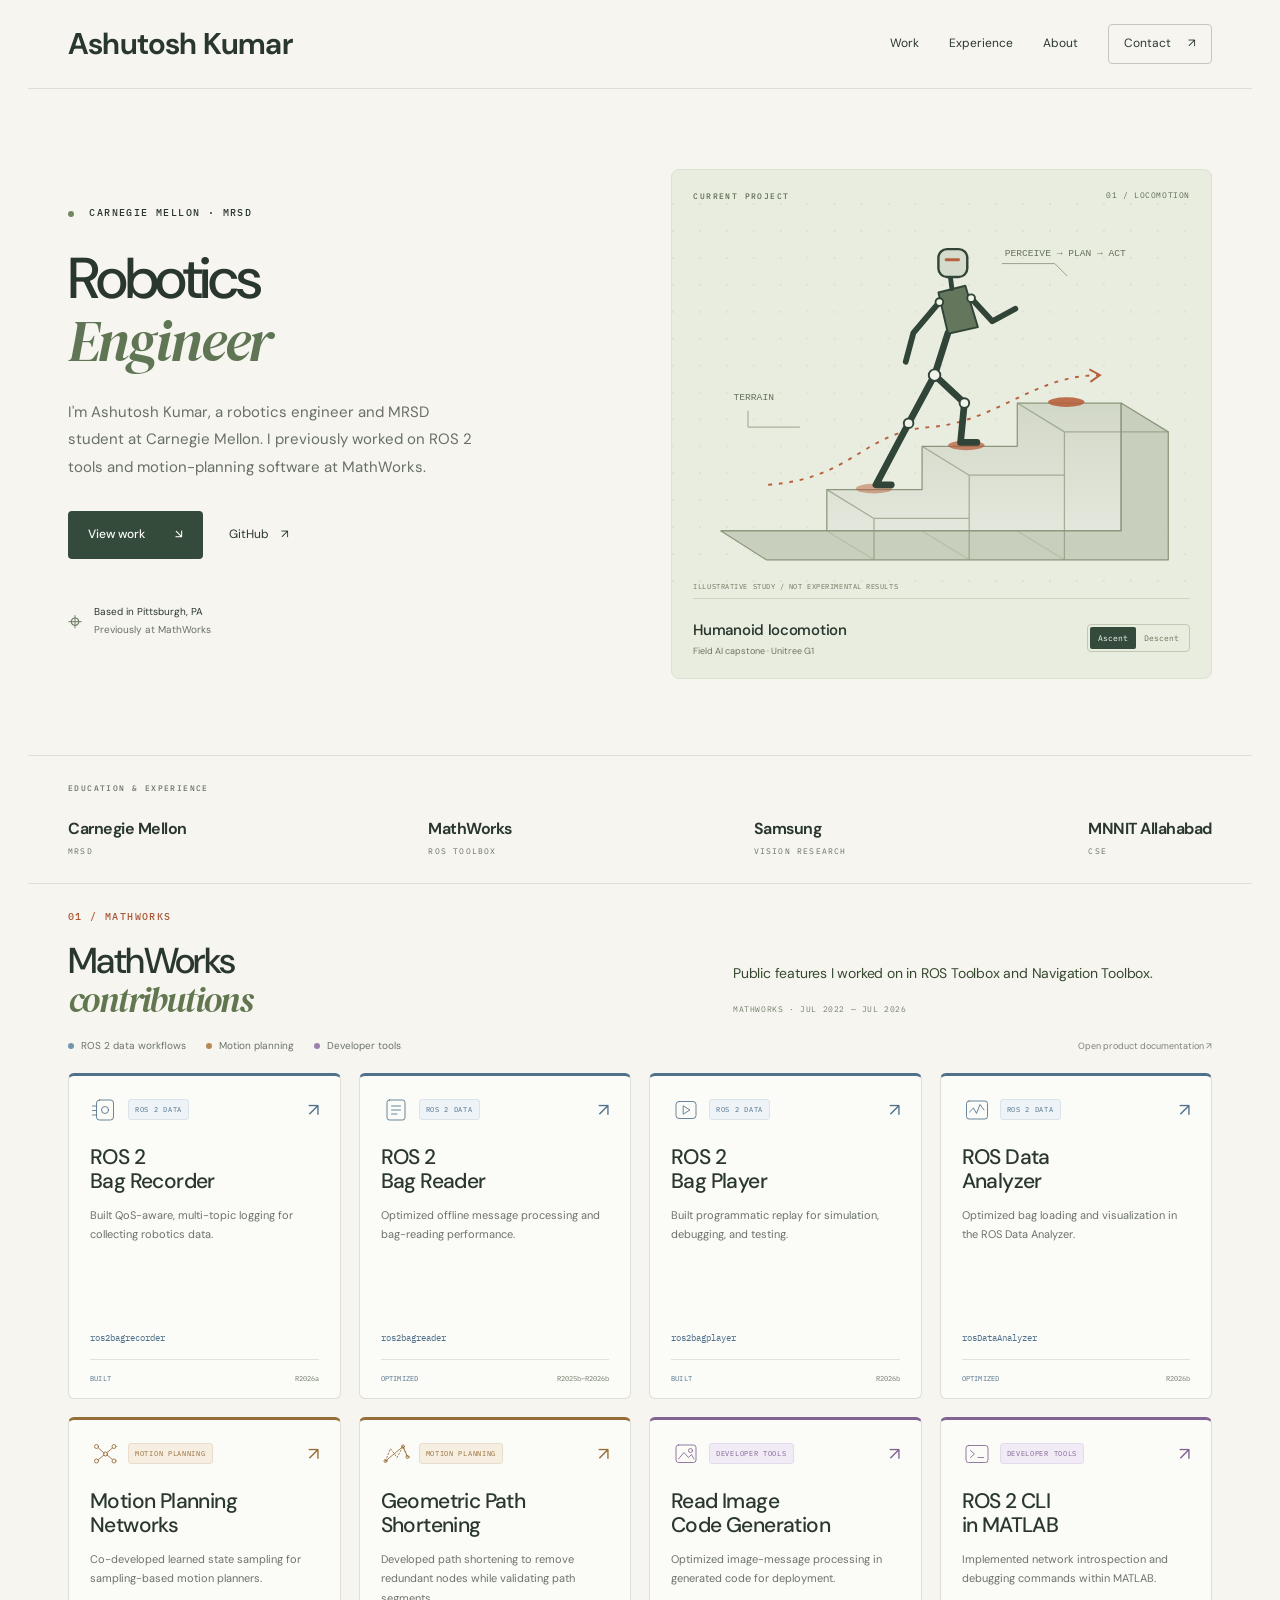
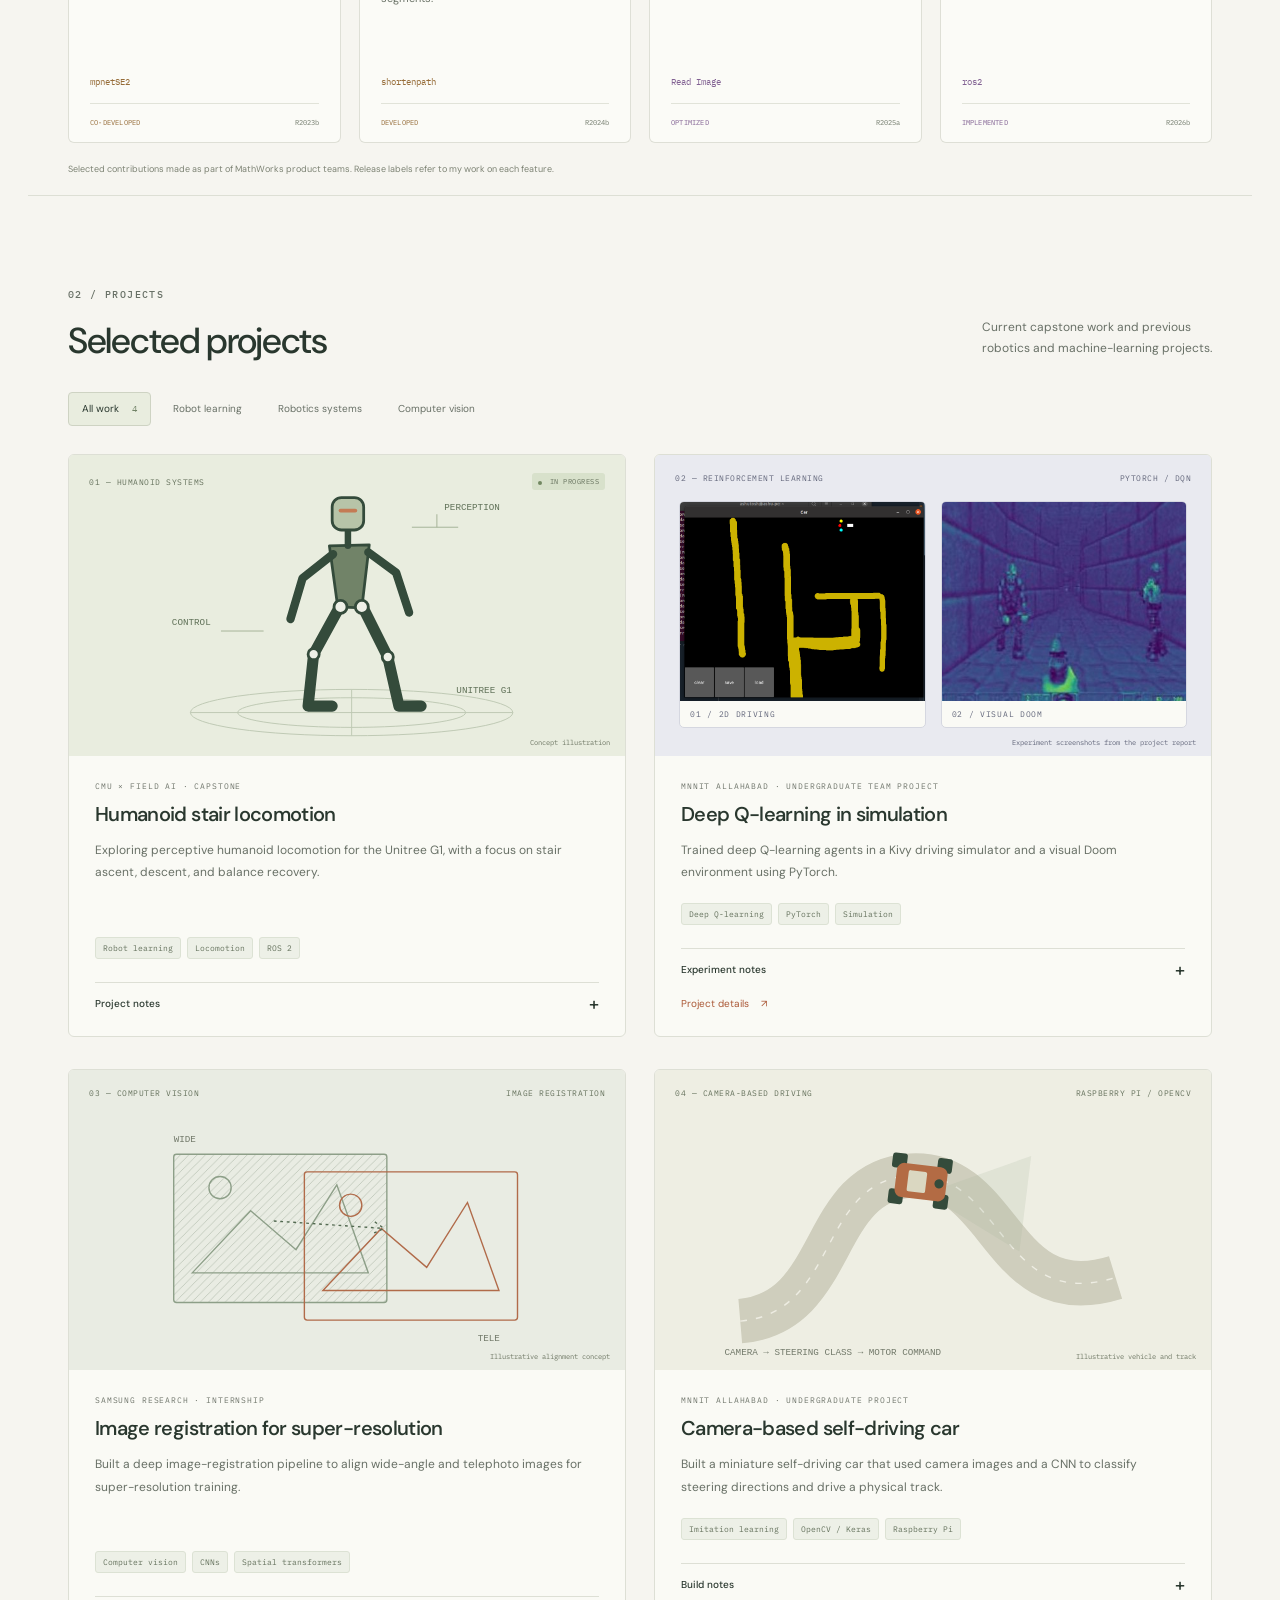
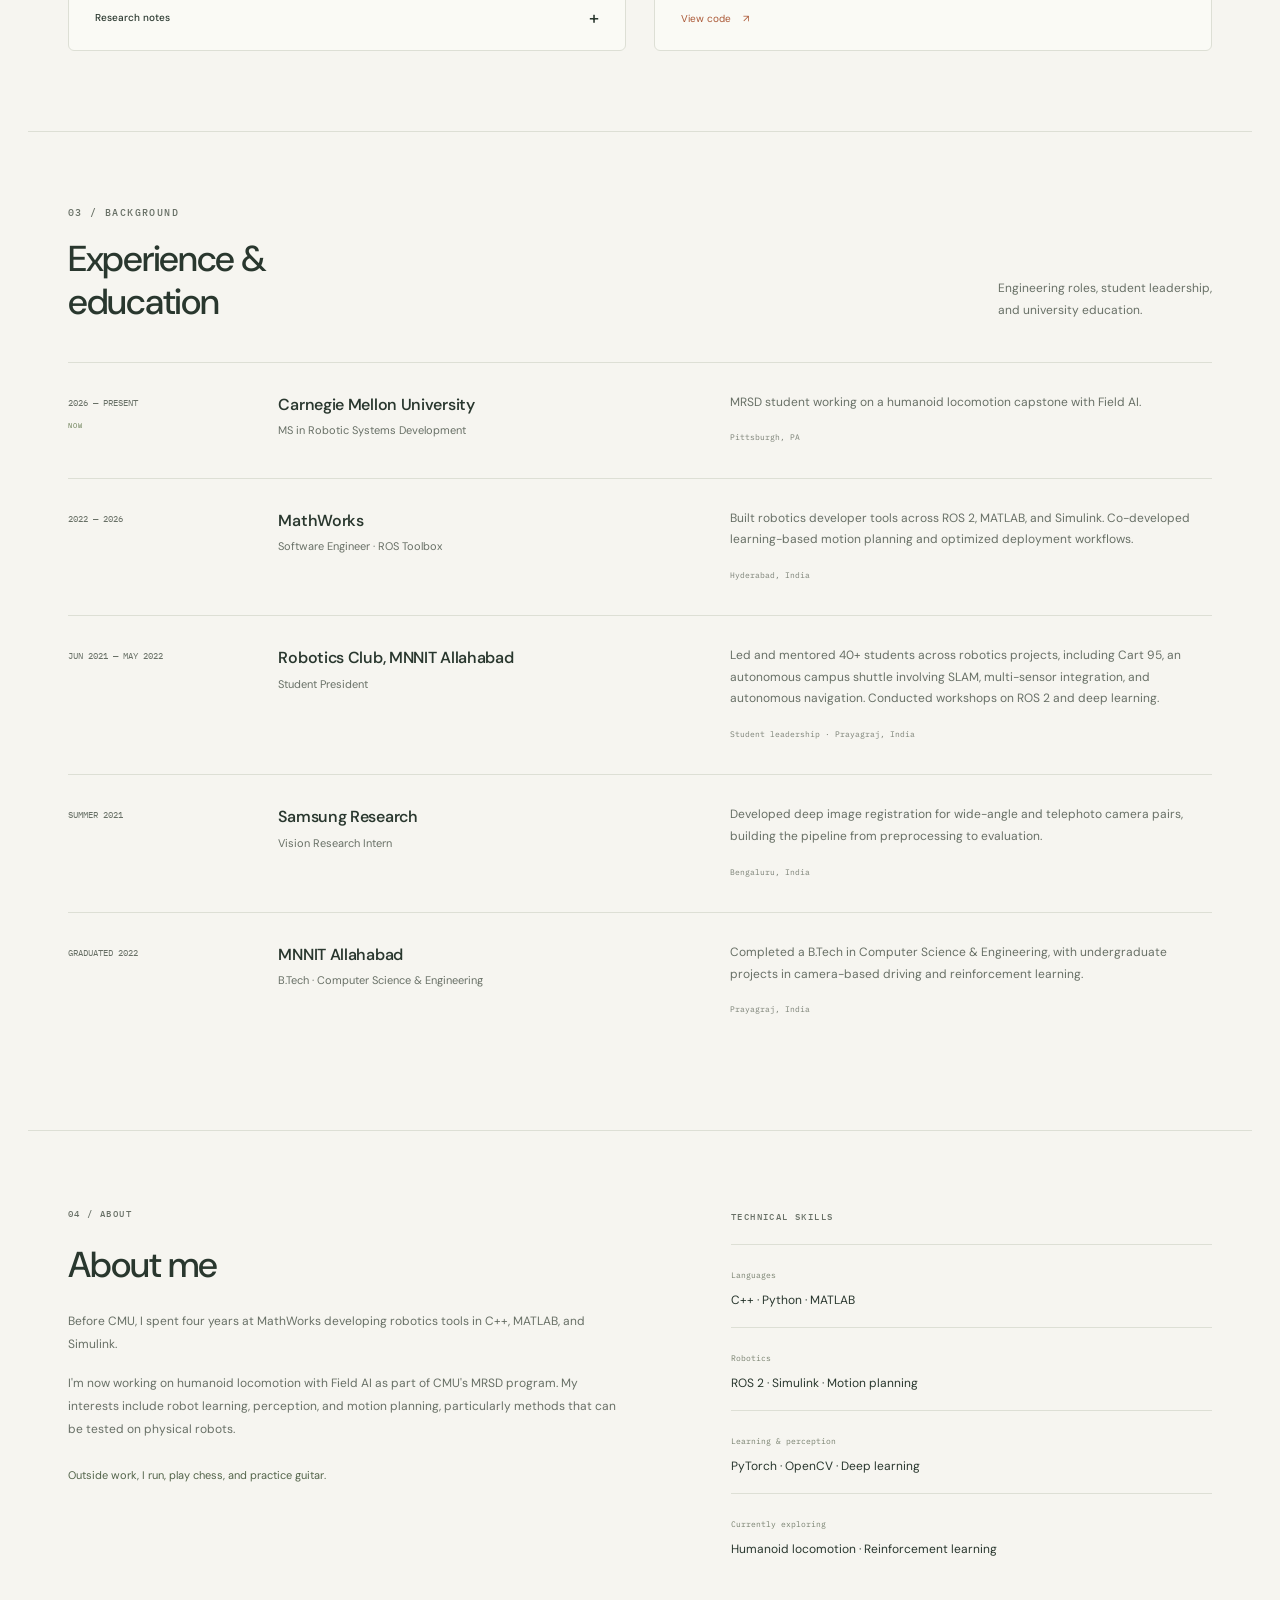
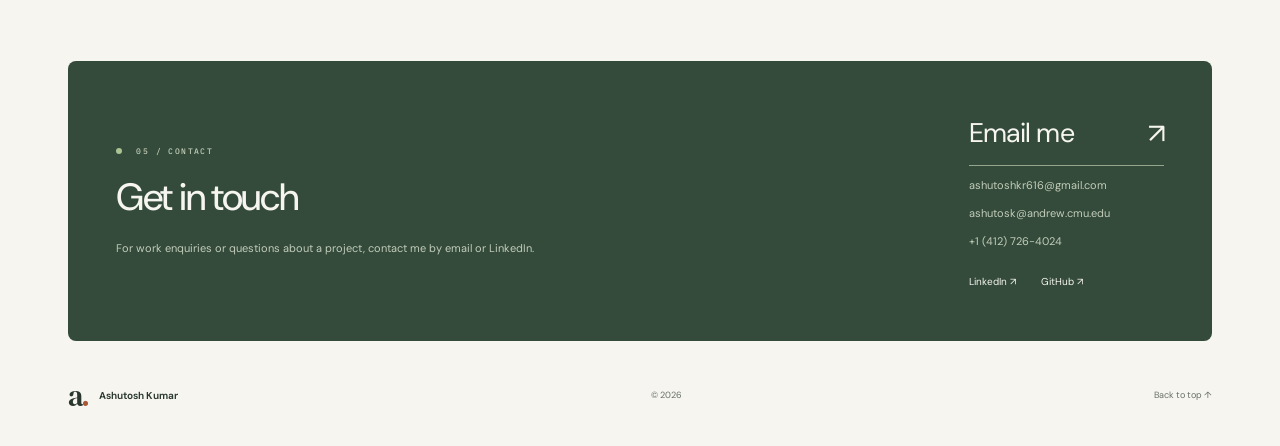
<file: index.html>
<!doctype html>
<html lang="en">
<head>
  <meta charset="utf-8">
  <meta name="viewport" content="width=device-width, initial-scale=1">
  <meta name="theme-color" content="#f6f5f0">
  <meta name="description" content="Ashutosh Kumar, robotics engineer and CMU MRSD student. Previously at MathWorks, working on ROS 2 tools and motion planning.">
  <meta property="og:title" content="Ashutosh Kumar — Robotics Engineer">
  <meta property="og:description" content="Robotics projects, public MathWorks contributions, and experience in ROS 2, robot learning, and motion planning.">
  <meta property="og:type" content="website">
  <meta property="og:url" content="https://waytoashutosh.github.io/">
  <meta property="og:site_name" content="Ashutosh Kumar — Portfolio">
  <meta property="og:image" content="https://waytoashutosh.github.io/assets/social-preview.png?v=fcdbb02fdbfe">
  <meta property="og:image:secure_url" content="https://waytoashutosh.github.io/assets/social-preview.png?v=fcdbb02fdbfe">
  <meta property="og:image:type" content="image/png">
  <meta property="og:image:width" content="1200">
  <meta property="og:image:height" content="630">
  <meta property="og:image:alt" content="Ashutosh Kumar — Robotics Engineer. CMU MRSD; previously MathWorks. Humanoid staircase illustration.">
  <meta name="twitter:card" content="summary_large_image">
  <meta name="twitter:title" content="Ashutosh Kumar — Robotics Engineer">
  <meta name="twitter:description" content="Robotics projects, public MathWorks contributions, and current work at Carnegie Mellon.">
  <meta name="twitter:image" content="https://waytoashutosh.github.io/assets/social-preview.png?v=fcdbb02fdbfe">
  <meta name="twitter:image:alt" content="Ashutosh Kumar — Robotics Engineer. CMU MRSD; previously MathWorks.">
  <link rel="canonical" href="https://waytoashutosh.github.io/">
  <title>Ashutosh Kumar — Robotics Engineer</title>
  <link rel="icon" type="image/svg+xml" href="./assets/favicon.svg">
  <link rel="stylesheet" href="./styles.css?v=98a8d2ebacd9">
  <link rel="stylesheet" href="./mathworks.css?v=127edc45bfd8">
  <script src="./script.js" defer></script>
</head>
<body>
  <a class="skip-link" href="#main">Skip to content</a>
  <header class="site-header">
    <a class="wordmark" href="#home" aria-label="Ashutosh Kumar, home"><span>Ashutosh Kumar</span></a>
    <nav aria-label="Main navigation">
      <a href="#mathworks">Work</a><a href="#experience">Experience</a><a href="#about">About</a>
      <a class="nav-contact" href="#contact">Contact <span aria-hidden="true">↗</span></a>
    </nav>
  </header>

  <main id="main">
    <section class="hero section-wrap" id="home" aria-labelledby="hero-title">
      <div class="hero-copy">
        <p class="eyebrow"><span class="status-dot" aria-hidden="true"></span> CARNEGIE MELLON · MRSD</p>
        <h1 id="hero-title">Robotics<br><em>Engineer</em></h1>
        <p class="hero-description">I'm Ashutosh Kumar, a robotics engineer and MRSD student at Carnegie Mellon. I previously worked on ROS 2 tools and motion-planning software at MathWorks.</p>
        <div class="hero-actions"><a class="button button-dark" href="#mathworks">View work <span aria-hidden="true">↘</span></a><a class="text-link" href="https://github.com/waytoashutosh" target="_blank" rel="noopener noreferrer">GitHub <span aria-hidden="true">↗</span></a></div>
        <div class="hero-note"><span class="location-symbol" aria-hidden="true">⌖</span><span>Based in Pittsburgh, PA<br><span class="muted">Previously at MathWorks</span></span></div>
      </div>

      <div class="terrain-panel">
        <div class="panel-top"><span class="eyebrow">CURRENT PROJECT</span><span class="panel-index">01 / LOCOMOTION</span></div>
        <div class="terrain-art">
          <svg class="locomotion-scene" viewBox="0 0 560 410" role="img" aria-labelledby="terrain-title terrain-desc">
            <title id="terrain-title">An illustration of humanoid staircase locomotion</title>
            <desc id="terrain-desc">A jointed humanoid above a staircase, with a dotted reference path and highlighted footholds. The controls below change the direction of the illustrative path.</desc>
            <defs>
              <pattern id="terrain-grid" width="28" height="28" patternUnits="userSpaceOnUse"><circle cx="1" cy="1" r="1" fill="#c7cdbf" opacity=".52"/></pattern>
              <linearGradient id="stair-fill" x1="0" y1="0" x2="0" y2="1"><stop offset="0" stop-color="#d2d8c8"/><stop offset="1" stop-color="#e4e7dc"/></linearGradient>
            </defs>
            <rect x="0" y="0" width="560" height="410" fill="url(#terrain-grid)"/>
            <g class="staircase" stroke="#89967c" stroke-width="1.3" stroke-linejoin="round">
              <path d="M51 341h110v-43h99v-45h99v-45h108v133z" fill="url(#stair-fill)"/>
              <path d="M51 341 98 371h418V238l-49-30v133z" fill="#c8cfbc"/>
              <path d="m161 298 49 30h99v-45h99v-45h108M260 253l49 30M359 208l49 30M210 328v43M309 283v88M408 238v133" fill="none" opacity=".7"/>
              <path d="m161 341 49 30M260 341l49 30M359 341l49 30" fill="none" opacity=".3"/>
            </g>
            <path id="reference-path" d="M100 293C187 287 199 238 268 233S376 179 444 179" fill="none" stroke="#b7613e" stroke-width="2" stroke-dasharray="4 7"/>
            <path id="direction-arrow" d="m434 173 11 6-10 7" fill="none" stroke="#b7613e" stroke-width="2"/>
            <g fill="#b7613e"><ellipse cx="210" cy="297" rx="19" ry="5" opacity=".5"/><ellipse cx="306" cy="252" rx="19" ry="5" opacity=".75"/><ellipse cx="410" cy="207" rx="19" ry="5" opacity=".9"/></g>
            <g class="robot" fill="none" stroke="#304437" stroke-width="7" stroke-linecap="round" stroke-linejoin="round">
              <path d="m287 135-14 44 31 29-4 41h17M273 179l-27 50-34 64h16"/>
              <path d="m287 136-10-43 28-7 13 43z" fill="#64775d" stroke-width="2"/>
              <path d="m278 103-27 32-8 30M311 99l22 24 24-13" stroke-width="6"/>
              <path d="m291 89-2-16" stroke-width="5"/>
              <rect x="277" y="48" width="30" height="29" rx="9" fill="#d6dccd" stroke-width="2.5"/>
              <path d="M285 59h13" stroke="#b7613e" stroke-width="3"/>
            </g>
            <g fill="#f2f3e9" stroke="#304437" stroke-width="2"><circle cx="273" cy="179" r="6"/><circle cx="304" cy="208" r="5"/><circle cx="246" cy="229" r="5"/><circle cx="278" cy="103" r="4"/><circle cx="311" cy="99" r="4"/></g>
            <g class="scene-annotation" fill="#65715d" font-family="monospace" font-size="10"><path d="M343 63h55l13 13" fill="none" stroke="#95a18c"/><text x="346" y="55">PERCEIVE → PLAN → ACT</text><path d="M133 233H79v-17" fill="none" stroke="#95a18c"/><text x="64" y="205">TERRAIN</text></g>
          </svg>
          <span class="art-label">ILLUSTRATIVE STUDY / NOT EXPERIMENTAL RESULTS</span>
        </div>
        <div class="terrain-bottom"><div><h2>Humanoid locomotion</h2><p>Field AI capstone · Unitree G1</p></div><div class="direction-controls" role="group" aria-label="Illustration direction"><button type="button" class="active" data-direction="ascent" aria-pressed="true">Ascent</button><button type="button" data-direction="descent" aria-pressed="false">Descent</button></div></div>
        <p class="sr-only" id="direction-status" aria-live="polite">The reference path points up the stairs.</p>
      </div>
    </section>

    <div class="affiliations section-wrap" aria-label="Education and experience"><p class="eyebrow">EDUCATION &amp; EXPERIENCE</p><div><span>Carnegie Mellon <small>MRSD</small></span><span>MathWorks <small>ROS TOOLBOX</small></span><span>Samsung <small>VISION RESEARCH</small></span><span>MNNIT Allahabad <small>CSE</small></span></div></div>

    <section class="mathworks-section section-wrap" id="mathworks" aria-labelledby="mathworks-title">
      <div class="shipped-heading">
        <div>
          <p class="eyebrow">01 / MATHWORKS</p>
          <h2 id="mathworks-title">MathWorks<br><em>contributions</em></h2>
        </div>
        <div class="shipped-intro">
          <p>Public features I worked on in ROS Toolbox and Navigation Toolbox.</p>
          <span class="shipped-tenure">MATHWORKS · JUL 2022 — JUL 2026</span>
        </div>
      </div>

      <div class="contribution-legend" aria-label="Contribution categories"><span class="legend-data">ROS 2 data workflows</span><span class="legend-planning">Motion planning</span><span class="legend-tooling">Developer tools</span><p>Open product documentation ↗</p></div>
      <div class="contribution-grid">
        <a class="contribution-card public-doc-link contribution-data" href="https://www.mathworks.com/help/ros/ref/ros2bagrecorder.html" target="_blank" rel="noopener noreferrer">
          <div class="contribution-card-top"><div class="contribution-icon" aria-hidden="true"><svg viewBox="0 0 60 60" fill="none" stroke="currentColor" stroke-width="1.7" stroke-linecap="round" stroke-linejoin="round"><rect x="13" y="10" width="34" height="40" rx="6"/><circle cx="30" cy="30" r="7"/><path d="M5 22h8m-8 9h8m-8 9h8"/></svg></div><span class="contribution-category">ROS 2 DATA</span><span class="contribution-arrow" aria-hidden="true">↗</span></div>
          <h3>ROS 2<br>Bag Recorder</h3>
          <p>Built QoS-aware, multi-topic logging for collecting robotics data.</p>
          <code>ros2bagrecorder</code>
          <div class="contribution-card-footer"><span>BUILT</span><span>R2026a</span></div>
        </a>
        <a class="contribution-card public-doc-link contribution-data" href="https://www.mathworks.com/help/ros/ref/ros2bagreader.html" target="_blank" rel="noopener noreferrer">
          <div class="contribution-card-top"><div class="contribution-icon" aria-hidden="true"><svg viewBox="0 0 60 60" fill="none" stroke="currentColor" stroke-width="1.7" stroke-linecap="round" stroke-linejoin="round"><rect x="12" y="10" width="36" height="40" rx="5"/><path d="M21 22h18M21 30h18M21 38h11"/></svg></div><span class="contribution-category">ROS 2 DATA</span><span class="contribution-arrow" aria-hidden="true">↗</span></div>
          <h3>ROS 2<br>Bag Reader</h3>
          <p>Optimized offline message processing and bag-reading performance.</p>
          <code>ros2bagreader</code>
          <div class="contribution-card-footer"><span>OPTIMIZED</span><span>R2025b–R2026b</span></div>
        </a>
        <a class="contribution-card public-doc-link contribution-data" href="https://www.mathworks.com/help/releases/R2026b/ros/ref/ros2bagplayer.html" target="_blank" rel="noopener noreferrer">
          <div class="contribution-card-top"><div class="contribution-icon" aria-hidden="true"><svg viewBox="0 0 60 60" fill="none" stroke="currentColor" stroke-width="1.7" stroke-linecap="round" stroke-linejoin="round"><rect x="10" y="13" width="40" height="34" rx="6"/><path d="m25 22 13 8-13 8z"/></svg></div><span class="contribution-category">ROS 2 DATA</span><span class="contribution-arrow" aria-hidden="true">↗</span></div>
          <h3>ROS 2<br>Bag Player</h3>
          <p>Built programmatic replay for simulation, debugging, and testing.</p>
          <code>ros2bagplayer</code>
          <div class="contribution-card-footer"><span>BUILT</span><span>R2026b</span></div>
        </a>
        <a class="contribution-card public-doc-link contribution-data" href="https://www.mathworks.com/help/ros/ref/rosdataanalyzer-app.html" target="_blank" rel="noopener noreferrer">
          <div class="contribution-card-top"><div class="contribution-icon" aria-hidden="true"><svg viewBox="0 0 60 60" fill="none" stroke="currentColor" stroke-width="1.7" stroke-linecap="round" stroke-linejoin="round"><rect x="9" y="12" width="42" height="36" rx="5"/><path d="m15 34 8-8 6 11 7-18 8 11"/></svg></div><span class="contribution-category">ROS 2 DATA</span><span class="contribution-arrow" aria-hidden="true">↗</span></div>
          <h3>ROS Data<br>Analyzer</h3>
          <p>Optimized bag loading and visualization in the ROS Data Analyzer.</p>
          <code>rosDataAnalyzer</code>
          <div class="contribution-card-footer"><span>OPTIMIZED</span><span>R2026b</span></div>
        </a>
        <a class="contribution-card public-doc-link contribution-planning" href="https://www.mathworks.com/help/nav/ref/mpnetse2.html" target="_blank" rel="noopener noreferrer">
          <div class="contribution-card-top"><div class="contribution-icon" aria-hidden="true"><svg viewBox="0 0 60 60" fill="none" stroke="currentColor" stroke-width="1.7" stroke-linecap="round" stroke-linejoin="round"><circle cx="13" cy="15" r="4"/><circle cx="13" cy="44" r="4"/><circle cx="31" cy="30" r="4"/><circle cx="48" cy="15" r="4"/><circle cx="48" cy="44" r="4"/><path d="m17 18 11 10m-11 13 11-9m6-5 11-9m-11 14 11 9"/></svg></div><span class="contribution-category">MOTION PLANNING</span><span class="contribution-arrow" aria-hidden="true">↗</span></div>
          <h3>Motion Planning<br>Networks</h3>
          <p>Co-developed learned state sampling for sampling-based motion planners.</p>
          <code>mpnetSE2</code>
          <div class="contribution-card-footer"><span>CO-DEVELOPED</span><span>R2023b</span></div>
        </a>
        <a class="contribution-card public-doc-link contribution-planning" href="https://www.mathworks.com/help/nav/ref/shortenpath.html" target="_blank" rel="noopener noreferrer">
          <div class="contribution-card-top"><div class="contribution-icon" aria-hidden="true"><svg viewBox="0 0 60 60" fill="none" stroke="currentColor" stroke-width="1.7" stroke-linecap="round" stroke-linejoin="round"><path d="m9 44 10-25 13 18 12-22 9 21" stroke-dasharray="3 4"/><path d="m9 44 35-29 9 21"/><circle cx="9" cy="44" r="3"/><circle cx="44" cy="15" r="3"/><circle cx="53" cy="36" r="3"/></svg></div><span class="contribution-category">MOTION PLANNING</span><span class="contribution-arrow" aria-hidden="true">↗</span></div>
          <h3>Geometric Path<br>Shortening</h3>
          <p>Developed path shortening to remove redundant nodes while validating path segments.</p>
          <code>shortenpath</code>
          <div class="contribution-card-footer"><span>DEVELOPED</span><span>R2024b</span></div>
        </a>
        <a class="contribution-card public-doc-link contribution-tooling" href="https://www.mathworks.com/help/ros/ref/readimageros2.html" target="_blank" rel="noopener noreferrer">
          <div class="contribution-card-top"><div class="contribution-icon" aria-hidden="true"><svg viewBox="0 0 60 60" fill="none" stroke="currentColor" stroke-width="1.7" stroke-linecap="round" stroke-linejoin="round"><rect x="10" y="12" width="40" height="35" rx="5"/><circle cx="39" cy="23" r="4"/><path d="m15 40 11-13 9 10 6-6 5 9"/></svg></div><span class="contribution-category">DEVELOPER TOOLS</span><span class="contribution-arrow" aria-hidden="true">↗</span></div>
          <h3>Read Image<br>Code Generation</h3>
          <p>Optimized image-message processing in generated code for deployment.</p>
          <code>Read Image</code>
          <div class="contribution-card-footer"><span>OPTIMIZED</span><span>R2025a</span></div>
        </a>
        <a class="contribution-card public-doc-link contribution-tooling" href="https://www.mathworks.com/help/releases/R2026b/ros/ref/ros2.html" target="_blank" rel="noopener noreferrer">
          <div class="contribution-card-top"><div class="contribution-icon" aria-hidden="true"><svg viewBox="0 0 60 60" fill="none" stroke="currentColor" stroke-width="1.7" stroke-linecap="round" stroke-linejoin="round"><rect x="8" y="13" width="44" height="34" rx="5"/><path d="m17 23 8 7-8 7m15 0h11"/></svg></div><span class="contribution-category">DEVELOPER TOOLS</span><span class="contribution-arrow" aria-hidden="true">↗</span></div>
          <h3>ROS 2 CLI<br>in MATLAB</h3>
          <p>Implemented network introspection and debugging commands within MATLAB.</p>
          <code>ros2</code>
          <div class="contribution-card-footer"><span>IMPLEMENTED</span><span>R2026b</span></div>
        </a>
      </div>
      <p class="shipped-footnote">Selected contributions made as part of MathWorks product teams. Release labels refer to my work on each feature.</p>
    </section>


    <section class="work-section section-wrap" id="work" aria-labelledby="work-title">
      <div class="section-heading"><div><p class="eyebrow">02 / PROJECTS</p><h2 id="work-title">Selected projects</h2></div><p>Current capstone work and previous<br class="desktop-break"> robotics and machine-learning projects.</p></div>
      <div class="project-filters" role="group" aria-label="Filter projects"><button type="button" class="active" data-filter="all" aria-pressed="true">All work <span>4</span></button><button type="button" data-filter="learning" aria-pressed="false">Robot learning</button><button type="button" data-filter="systems" aria-pressed="false">Robotics systems</button><button type="button" data-filter="vision" aria-pressed="false">Computer vision</button></div>
      <p id="filter-status" class="sr-only" aria-live="polite">Showing all 4 projects.</p>
      <div class="projects-grid">
        <article class="project-card project-featured" data-categories="learning systems">
          <div class="project-visual visual-humanoid" aria-hidden="true"><div class="visual-caption"><span>01 — HUMANOID SYSTEMS</span><span class="mini-pill"><span class="status-dot"></span> IN PROGRESS</span></div><svg viewBox="0 0 600 300"><g fill="none" stroke="#bdc7b2" stroke-width="1"><ellipse cx="305" cy="255" rx="174" ry="25"/><ellipse cx="305" cy="255" rx="123" ry="16"/><path d="M131 255h348M305 230v50"/></g><g fill="none" stroke="#344b3b" stroke-linecap="round" stroke-linejoin="round"><path d="M292 141 264 192 258 248h26M317 141l27 54 12 53h24" stroke-width="12"/><path d="m290 141-9-66 43-1-8 68z" stroke-width="3" fill="#718368"/><path d="m285 84-33 26-13 44m84-72 30 22 14 43" stroke-width="9"/><path d="M301 75V58" stroke-width="7"/><rect x="284" y="23" width="34" height="35" rx="10" fill="#b7c4a8" stroke-width="3"/><path d="M293 37h16" stroke="#c47b54" stroke-width="4"/></g><g fill="#eef0e7" stroke="#344b3b" stroke-width="3"><circle cx="293" cy="141" r="7"/><circle cx="316" cy="141" r="7"/><circle cx="264" cy="192" r="6"/><circle cx="344" cy="195" r="6"/></g><g font-size="10" font-family="monospace" fill="#607158"><path d="M370 55h50M397 55V41" fill="none" stroke="#a2b193"/><text x="405" y="36">PERCEPTION</text><path d="M210 167h-46" stroke="#a2b193"/><text x="111" y="160">CONTROL</text><text x="418" y="234">UNITREE G1</text></g></svg><span class="visual-footnote">Concept illustration</span></div>
          <div class="project-body"><p class="project-meta">CMU × FIELD AI · CAPSTONE</p><h3>Humanoid stair locomotion</h3><p>Exploring perceptive humanoid locomotion for the Unitree G1, with a focus on stair ascent, descent, and balance recovery.</p><div class="project-tags"><span>Robot learning</span><span>Locomotion</span><span>ROS 2</span></div><details><summary>Project notes <span aria-hidden="true">+</span></summary><div class="project-details"><p><strong>Current stage.</strong> Literature review and system design for our Field AI capstone, comparing learning-based approaches to terrain traversal and recovery.</p><p><strong>My focus.</strong> Understanding motion generation, policy tracking, terrain perception, and the tradeoffs between candidate locomotion methods.</p><p><strong>Next.</strong> Use these comparisons to guide the team's architecture and experiments. Hardware results will be added as the project progresses.</p></div></details></div>
        </article>
        <article class="project-card" data-categories="learning" id="rl-agent">
          <div class="project-visual visual-rl">
            <div class="visual-caption"><span>02 — REINFORCEMENT LEARNING</span><span>PYTORCH / DQN</span></div>
            <div class="rl-screenshots">
              <figure><img src="./assets/projects/rl-driving.png" alt="Kivy driving simulator with a car, sensor markers, and drawn road boundaries" width="840" height="664" loading="lazy"><figcaption>01 / 2D DRIVING</figcaption></figure>
              <figure><img src="./assets/projects/rl-doom.jpg" alt="First-person Doom game environment used for the visual reinforcement-learning experiment" width="385" height="388" loading="lazy"><figcaption>02 / VISUAL DOOM</figcaption></figure>
            </div>
            <span class="visual-footnote">Experiment screenshots from the project report</span>
          </div>
          <div class="project-body"><p class="project-meta">MNNIT ALLAHABAD · UNDERGRADUATE TEAM PROJECT</p><h3>Deep Q-learning in simulation</h3><p>Trained deep Q-learning agents in a Kivy driving simulator and a visual Doom environment using PyTorch.</p><div class="project-tags"><span>Deep Q-learning</span><span>PyTorch</span><span>Simulation</span></div><details><summary>Experiment notes <span aria-hidden="true">+</span></summary><div class="project-details"><p><strong>The environments.</strong> A Kivy driving simulator used sensor signals and goal orientation for steering. The Doom experiment used convolutional features from game frames.</p><p><strong>The study.</strong> Explored experience replay, target networks, and exploration strategies, with driving layouts of increasing difficulty.</p><p><strong>Team context.</strong> A four-person undergraduate project supervised by Prof. Rajesh Tripathi at MNNIT Allahabad.</p></div></details><a class="project-repo text-link" href="./projects/reinforcement-learning.html">Project details <span aria-hidden="true">↗</span></a></div>
        </article>
        <article class="project-card" data-categories="vision learning">
          <div class="project-visual visual-vision" aria-hidden="true"><div class="visual-caption"><span>03 — COMPUTER VISION</span><span>IMAGE REGISTRATION</span></div><svg viewBox="0 0 600 300"><defs><pattern id="vision-lines" width="9" height="9" patternUnits="userSpaceOnUse"><path d="M0 9 9 0" stroke="#a8b4a2" stroke-width=".6"/></pattern></defs><g fill="none" stroke-width="1.5"><rect x="113" y="68" width="230" height="160" rx="3" stroke="#8d9f88" fill="url(#vision-lines)"/><path d="m133 196 63-67 49 42 44-70 34 95z" stroke="#8d9f88"/><circle cx="163" cy="104" r="12" stroke="#8d9f88"/><rect x="254" y="87" width="230" height="160" rx="3" stroke="#b16b4a"/><path d="m274 215 63-67 49 42 44-70 34 95z" stroke="#b16b4a"/><circle cx="304" cy="123" r="12" stroke="#b16b4a"/><path d="m221 140 119 8m-10-7 10 7-11 5" stroke="#536a51" stroke-dasharray="3 4"/></g><g font-size="10" font-family="monospace" fill="#72796a"><text x="113" y="55">WIDE</text><text x="441" y="270">TELE</text></g></svg><span class="visual-footnote">Illustrative alignment concept</span></div>
          <div class="project-body"><p class="project-meta">SAMSUNG RESEARCH · INTERNSHIP</p><h3>Image registration for super-resolution</h3><p>Built a deep image-registration pipeline to align wide-angle and telephoto images for super-resolution training.</p><div class="project-tags"><span>Computer vision</span><span>CNNs</span><span>Spatial transformers</span></div><details><summary>Research notes <span aria-hidden="true">+</span></summary><div class="project-details"><p><strong>The problem.</strong> Images from different cameras need alignment before they can form useful training pairs.</p><p><strong>My contribution.</strong> Built preprocessing, training, and evaluation around convolutional features and a Spatial Transformer Network.</p></div></details></div>
        </article>
        <article class="project-card" data-categories="learning systems vision">
          <div class="project-visual visual-car" aria-hidden="true"><div class="visual-caption"><span>04 — CAMERA-BASED DRIVING</span><span>RASPBERRY PI / OPENCV</span></div><svg viewBox="0 0 600 300"><path d="M92 248c107-9 83-151 184-157s95 149 221 110" fill="none" stroke="#cfcebd" stroke-width="48"/><path d="M92 248c107-9 83-151 184-157s95 149 221 110" fill="none" stroke="#eeede3" stroke-width="1.5" stroke-dasharray="7 10"/><g transform="translate(291 95) rotate(7)"><path d="m17 8 94-47V65L17 22z" fill="#a5b59a" opacity=".2"/><g fill="#344b3b"><rect x="-37" y="-25" width="16" height="16" rx="3"/><rect x="-37" y="14" width="16" height="16" rx="3"/><rect x="12" y="-25" width="16" height="16" rx="3"/><rect x="12" y="14" width="16" height="16" rx="3"/></g><rect x="-31" y="-15" width="55" height="37" rx="8" fill="#b36b44"/><rect x="-18" y="-8" width="20" height="23" rx="2" fill="#dad7c1"/><circle cx="16" cy="3" r="5" fill="#344b3b"/></g><g font-size="10" font-family="monospace" fill="#72796a"><text x="75" y="285">CAMERA → STEERING CLASS → MOTOR COMMAND</text></g></svg><span class="visual-footnote">Illustrative vehicle and track</span></div>
          <div class="project-body"><p class="project-meta">MNNIT ALLAHABAD · UNDERGRADUATE PROJECT</p><h3>Camera-based self-driving car</h3><p>Built a miniature self-driving car that used camera images and a CNN to classify steering directions and drive a physical track.</p><div class="project-tags"><span>Imitation learning</span><span>OpenCV / Keras</span><span>Raspberry Pi</span></div><details><summary>Build notes <span aria-hidden="true">+</span></summary><div class="project-details"><p><strong>The system.</strong> A Raspberry Pi 3 processed Pi Camera images, with an Arduino UNO handling motor control through serial communication.</p><p><strong>The learning task.</strong> Trained a CNN with 2,000 images per steering class: left, right, straight, sharp left, and sharp right. Image processing included region masking and Hough transforms.</p></div></details><a class="project-repo text-link" href="https://github.com/waytoashutosh/SELF_DRIVING_CAR" target="_blank" rel="noopener noreferrer">View code <span aria-hidden="true">↗</span></a></div>
        </article>
      </div>
    </section>

    <section class="experience-section section-wrap" id="experience" aria-labelledby="experience-title">
      <div class="section-heading"><div><p class="eyebrow">03 / BACKGROUND</p><h2 id="experience-title">Experience &amp;<br>education</h2></div><p>Engineering roles, student leadership,<br class="desktop-break"> and university education.</p></div>
      <div class="experience-list">
        <article class="experience-row"><div class="experience-date">2026 — PRESENT<span class="current-label">NOW</span></div><div class="experience-company"><h3>Carnegie Mellon University</h3><p>MS in Robotic Systems Development</p></div><div class="experience-description"><p>MRSD student working on a humanoid locomotion capstone with Field AI.</p><span>Pittsburgh, PA</span></div></article>
        <article class="experience-row"><div class="experience-date">2022 — 2026</div><div class="experience-company"><h3>MathWorks</h3><p>Software Engineer · ROS Toolbox</p></div><div class="experience-description"><p>Built robotics developer tools across ROS 2, MATLAB, and Simulink. Co-developed learning-based motion planning and optimized deployment workflows.</p><span>Hyderabad, India</span></div></article>
        <article class="experience-row" id="robotics-club"><div class="experience-date">JUN 2021 — MAY 2022</div><div class="experience-company"><h3>Robotics Club, MNNIT Allahabad</h3><p>Student President</p></div><div class="experience-description"><p>Led and mentored 40+ students across robotics projects, including Cart 95, an autonomous campus shuttle involving SLAM, multi-sensor integration, and autonomous navigation. Conducted workshops on ROS 2 and deep learning.</p><span>Student leadership · Prayagraj, India</span></div></article>
        <article class="experience-row"><div class="experience-date">SUMMER 2021</div><div class="experience-company"><h3>Samsung Research</h3><p>Vision Research Intern</p></div><div class="experience-description"><p>Developed deep image registration for wide-angle and telephoto camera pairs, building the pipeline from preprocessing to evaluation.</p><span>Bengaluru, India</span></div></article>
        <article class="experience-row"><div class="experience-date">GRADUATED 2022</div><div class="experience-company"><h3>MNNIT Allahabad</h3><p>B.Tech · Computer Science & Engineering</p></div><div class="experience-description"><p>Completed a B.Tech in Computer Science & Engineering, with undergraduate projects in camera-based driving and reinforcement learning.</p><span>Prayagraj, India</span></div></article>
      </div>
    </section>

    <section class="about-section section-wrap" id="about" aria-labelledby="about-title"><div class="about-intro"><p class="eyebrow">04 / ABOUT</p><h2 id="about-title">About me</h2><p>Before CMU, I spent four years at MathWorks developing robotics tools in C++, MATLAB, and Simulink.</p><p>I'm now working on humanoid locomotion with Field AI as part of CMU's MRSD program. My interests include robot learning, perception, and motion planning, particularly methods that can be tested on physical robots.</p><p class="offscreen-note">Outside work, I run, play chess, and practice guitar.</p></div><div class="toolkit"><p class="eyebrow">TECHNICAL SKILLS</p><div class="toolkit-row"><span>Languages</span><p>C++ · Python · MATLAB</p></div><div class="toolkit-row"><span>Robotics</span><p>ROS 2 · Simulink · Motion planning</p></div><div class="toolkit-row"><span>Learning & perception</span><p>PyTorch · OpenCV · Deep learning</p></div><div class="toolkit-row"><span>Currently exploring</span><p>Humanoid locomotion · Reinforcement learning</p></div></div></section>

    <section class="contact-section section-wrap" id="contact" aria-labelledby="contact-title">
      <div><p class="eyebrow"><span class="status-dot" aria-hidden="true"></span> 05 / CONTACT</p><h2 id="contact-title">Get in touch</h2><p>For work enquiries or questions about a project, contact me by email or LinkedIn.</p></div>
      <div class="contact-links">
        <a class="email-link" href="mailto:ashutoshkr616@gmail.com">Email me <span aria-hidden="true">↗</span></a>
        <a href="mailto:ashutoshkr616@gmail.com">ashutoshkr616@gmail.com</a>
        <a href="mailto:ashutosk@andrew.cmu.edu">ashutosk@andrew.cmu.edu</a>
        <a href="tel:+14127264024">+1 (412) 726-4024</a>
        <div><a class="text-link" href="https://www.linkedin.com/in/ashutosh-kr/" target="_blank" rel="noopener noreferrer">LinkedIn ↗</a><a class="text-link" href="https://github.com/waytoashutosh" target="_blank" rel="noopener noreferrer">GitHub ↗</a></div>
      </div>
    </section>
  </main>
  <footer class="site-footer section-wrap"><a class="wordmark" href="#home"><span class="monogram" aria-hidden="true">a<span>.</span></span><span>Ashutosh Kumar</span></a><p>© <span id="year">2026</span></p><a class="back-to-top" href="#home">Back to top ↑</a></footer>
</body>
</html>
</file>
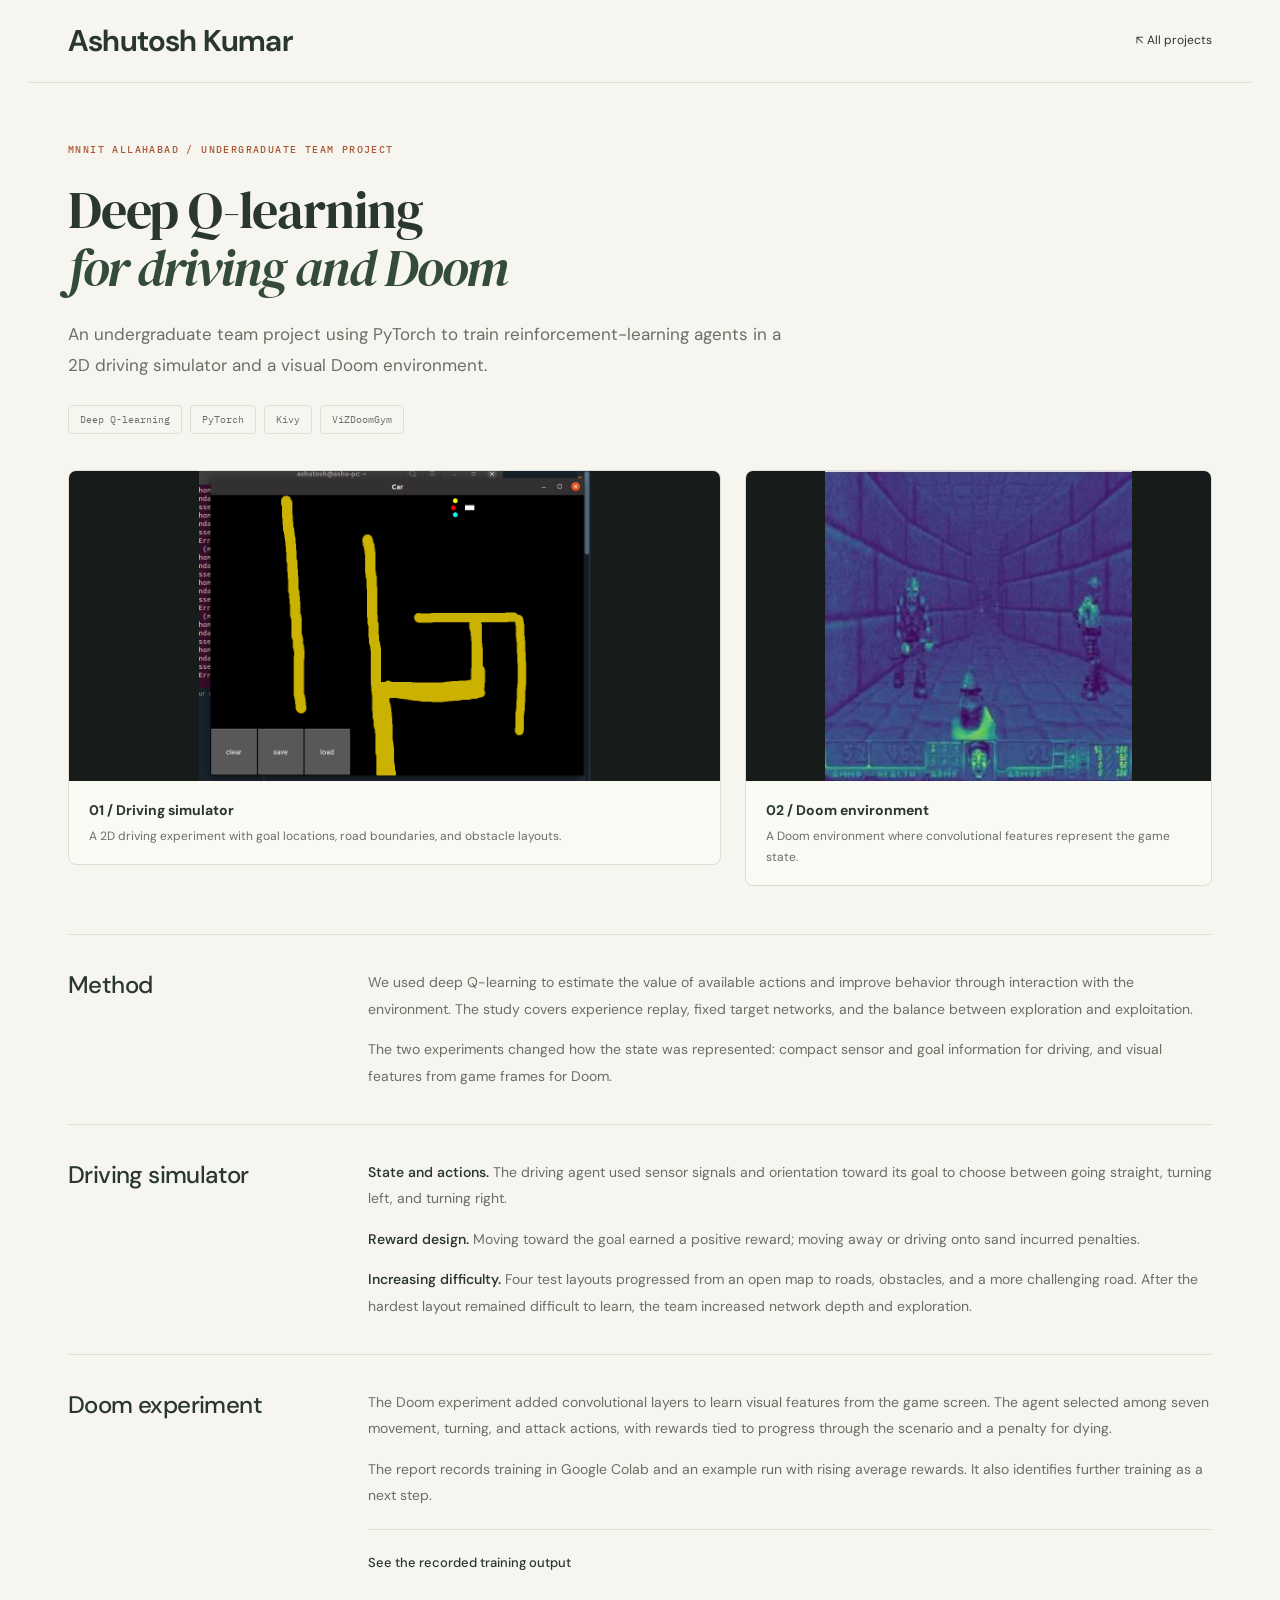
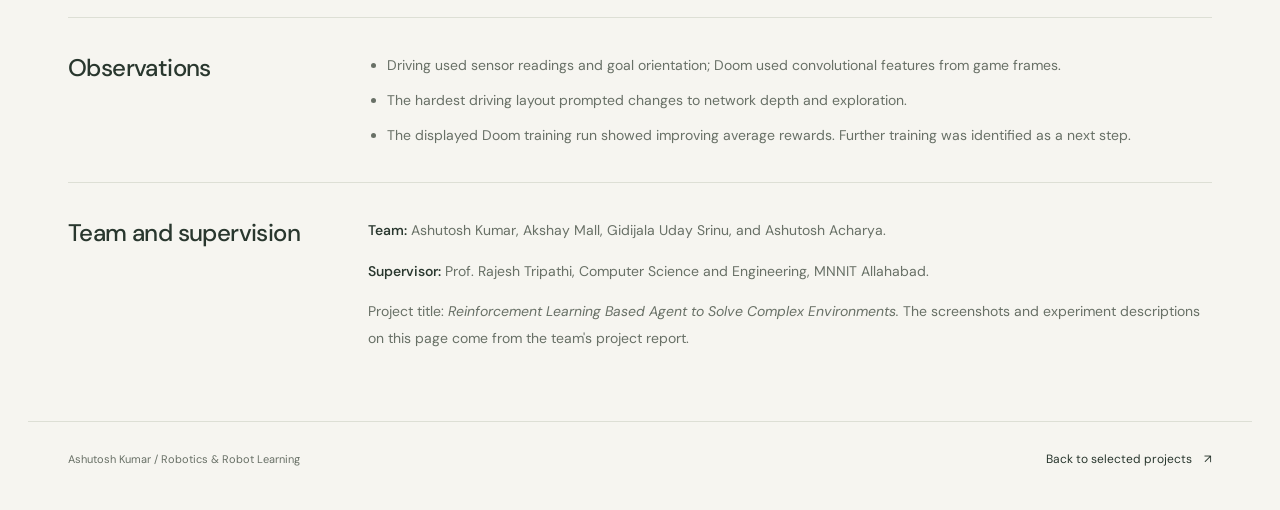
<file: projects/reinforcement-learning.html>
<!doctype html>
<html lang="en">
<head>
  <meta charset="utf-8">
  <meta name="viewport" content="width=device-width, initial-scale=1">
  <meta name="theme-color" content="#f6f5f0">
  <meta name="description" content="An undergraduate team project exploring deep Q-learning in a Kivy driving simulator and a visual Doom environment. By Ashutosh Kumar and collaborators at MNNIT Allahabad.">
  <meta property="og:title" content="Deep Q-learning for driving and Doom — Ashutosh Kumar">
  <meta property="og:description" content="Reward-driven control in a 2D driving simulator and a visual Doom environment, using PyTorch and deep Q-learning.">
  <meta property="og:type" content="website">
  <meta property="og:url" content="https://waytoashutosh.github.io/projects/reinforcement-learning.html">
  <meta property="og:image" content="https://waytoashutosh.github.io/assets/social-preview.png?v=fcdbb02fdbfe">
  <meta property="og:image:alt" content="Ashutosh Kumar — Robotics Engineer">
  <link rel="canonical" href="https://waytoashutosh.github.io/projects/reinforcement-learning.html">
  <title>Deep Q-learning for driving and Doom — Ashutosh Kumar</title>
  <link rel="icon" type="image/svg+xml" href="../assets/favicon.svg">
  <link rel="stylesheet" href="../styles.css?v=98a8d2ebacd9">
  <link rel="stylesheet" href="./rl-agent.css?v=65a3a9e56b50">
</head>
<body>
  <a class="skip-link" href="#main">Skip to content</a>
  <header class="site-header case-header">
    <a class="wordmark" href="../index.html" aria-label="Ashutosh Kumar, home"><span>Ashutosh Kumar</span></a>
    <a class="text-link" href="../index.html#work"><span aria-hidden="true">↖</span> All projects</a>
  </header>
  <main id="main">
    <section class="case-hero section-wrap" aria-labelledby="case-title">
      <p class="eyebrow">MNNIT ALLAHABAD / UNDERGRADUATE TEAM PROJECT</p>
      <h1 id="case-title">Deep Q-learning<br><em>for driving and Doom</em></h1>
      <p class="case-lead">An undergraduate team project using PyTorch to train reinforcement-learning agents in a 2D driving simulator and a visual Doom environment.</p>
      <div class="case-tags" aria-label="Project technologies"><span>Deep Q-learning</span><span>PyTorch</span><span>Kivy</span><span>ViZDoomGym</span></div>
    </section>
    <div class="case-gallery section-wrap">
      <figure class="case-figure"><img src="../assets/projects/rl-driving.png" alt="Car and sensor markers in a Kivy simulator with drawn yellow road boundaries" width="840" height="664"><figcaption><strong>01 / Driving simulator</strong>A 2D driving experiment with goal locations, road boundaries, and obstacle layouts.</figcaption></figure>
      <figure class="case-figure"><img src="../assets/projects/rl-doom.jpg" alt="Doom game frame used in the visual deep Q-learning experiment" width="385" height="388"><figcaption><strong>02 / Doom environment</strong>A Doom environment where convolutional features represent the game state.</figcaption></figure>
    </div>
    <div class="case-content section-wrap">
      <section class="case-section" aria-labelledby="approach-title"><h2 id="approach-title">Method</h2><div><p>We used deep Q-learning to estimate the value of available actions and improve behavior through interaction with the environment. The study covers experience replay, fixed target networks, and the balance between exploration and exploitation.</p><p>The two experiments changed how the state was represented: compact sensor and goal information for driving, and visual features from game frames for Doom.</p></div></section>
      <section class="case-section" aria-labelledby="driving-title"><h2 id="driving-title">Driving simulator</h2><div><p><strong>State and actions.</strong> The driving agent used sensor signals and orientation toward its goal to choose between going straight, turning left, and turning right.</p><p><strong>Reward design.</strong> Moving toward the goal earned a positive reward; moving away or driving onto sand incurred penalties.</p><p><strong>Increasing difficulty.</strong> Four test layouts progressed from an open map to roads, obstacles, and a more challenging road. After the hardest layout remained difficult to learn, the team increased network depth and exploration.</p></div></section>
      <section class="case-section" aria-labelledby="doom-title"><h2 id="doom-title">Doom experiment</h2><div><p>The Doom experiment added convolutional layers to learn visual features from the game screen. The agent selected among seven movement, turning, and attack actions, with rewards tied to progress through the scenario and a penalty for dying.</p><p>The report records training in Google Colab and an example run with rising average rewards. It also identifies further training as a next step.</p><details class="case-training"><summary>See the recorded training output</summary><img src="../assets/projects/rl-training.png" alt="Original Google Colab training log showing the recorded sequence of epoch rewards" width="1920" height="1080" loading="lazy"><p class="image-caption">Training output from the project report.</p></details></div></section>
      <section class="case-section" aria-labelledby="takeaways-title"><h2 id="takeaways-title">Observations</h2><div><ul><li>Driving used sensor readings and goal orientation; Doom used convolutional features from game frames.</li><li>The hardest driving layout prompted changes to network depth and exploration.</li><li>The displayed Doom training run showed improving average rewards. Further training was identified as a next step.</li></ul></div></section>
      <section class="case-section" aria-labelledby="team-title"><h2 id="team-title">Team and supervision</h2><div><p><strong>Team:</strong> Ashutosh Kumar, Akshay Mall, Gidijala Uday Srinu, and Ashutosh Acharya.</p><p><strong>Supervisor:</strong> Prof. Rajesh Tripathi, Computer Science and Engineering, MNNIT Allahabad.</p><p>Project title: <em>Reinforcement Learning Based Agent to Solve Complex Environments.</em> The screenshots and experiment descriptions on this page come from the team's project report.</p></div></section>
    </div>
  </main>
  <footer class="case-footer section-wrap"><p>Ashutosh Kumar / Robotics &amp; Robot Learning</p><a class="text-link" href="../index.html#work">Back to selected projects <span aria-hidden="true">↗</span></a></footer>
</body>
</html>
</file>
<file: styles.css>
@import url('https://fonts.googleapis.com/css2?family=DM+Sans:wght@400;450;500;550;600;650;700&family=DM+Serif+Display:ital@0;1&family=IBM+Plex+Mono:wght@400;500&display=swap');

:root{--paper:#f6f5f0;--ink:#29372e;--muted:#687066;--line:#dddfd5;--green:#344b3b;--orange:#aa5735;--mono:'IBM Plex Mono',monospace;--sans:'DM Sans',Arial,sans-serif;--serif:'DM Serif Display',Georgia,serif;--max:1224px}
*{box-sizing:border-box}html{scroll-behavior:smooth;scroll-padding-top:24px}body{margin:0;background:var(--paper);color:var(--ink);font-family:var(--sans);font-size:16px;line-height:1.65;-webkit-font-smoothing:antialiased}a{color:inherit;text-decoration:none}button{font:inherit;cursor:pointer}button,a,summary{-webkit-tap-highlight-color:transparent}a:focus-visible,button:focus-visible,summary:focus-visible{outline:3px solid var(--orange);outline-offset:5px}::selection{background:#d5deca;color:var(--ink)}[hidden]{display:none!important}.section-wrap{max-width:var(--max);margin-inline:auto;padding-inline:40px}.eyebrow{font-family:var(--mono);font-size:10px;letter-spacing:1.4px;font-weight:500;line-height:1.8}.muted{color:var(--muted)}.status-dot{display:inline-block;width:6px;height:6px;border-radius:50%;background:#728861;margin-right:8px;vertical-align:middle}.sr-only{position:absolute;width:1px;height:1px;overflow:hidden;clip:rect(0,0,0,0);white-space:nowrap}.skip-link{position:fixed;left:16px;top:-80px;z-index:99;background:var(--ink);color:white;padding:10px 20px}.skip-link:focus{top:10px}.site-header{max-width:var(--max);margin:auto;padding:24px 40px;display:flex;align-items:center;justify-content:space-between;border-bottom:1px solid var(--line);gap:28px}.wordmark{display:inline-flex;align-items:center;gap:12px;font-size:13px;font-weight:650;white-space:nowrap}
.site-header .wordmark{font-size:30px;letter-spacing:-.8px;line-height:1.2}.monogram{font:40px/.8 var(--serif);letter-spacing:-3px}.monogram span{color:var(--orange)}nav{display:flex;align-items:center;gap:30px;font-size:12px}nav a{transition:color .2s}nav a:hover,.text-link:hover{color:var(--orange)}.nav-contact{border:1px solid #c5c9bd;border-radius:4px;padding:9px 15px}.nav-contact span{margin-left:14px}.hero{padding-top:80px;padding-bottom:76px;display:grid;grid-template-columns:1.02fr 1fr;gap:52px;align-items:center}.hero-copy>.eyebrow{margin:0 0 26px}h1,h2,h3,p{margin-top:0}h1{font-size:clamp(46px,4.5vw,67px);font-weight:500;line-height:1.08;letter-spacing:-3.2px;margin-bottom:25px}h1 em{font-family:var(--serif);font-weight:400;color:#5f7554;letter-spacing:-2px}.hero-description{color:var(--muted);max-width:407px;font-size:15px;line-height:1.85;margin-bottom:29px}.hero-actions{display:flex;gap:26px;align-items:center}.button{display:inline-flex;align-items:center;justify-content:space-between;gap:30px;font-size:12px;font-weight:500;border-radius:4px;padding:14px 20px;transition:background .2s,transform .2s}.button-dark{background:var(--green);color:#fbfcf7}.button-dark:hover{background:#4e6547;transform:translateY(-2px)}.text-link{font-size:12px;transition:color .2s}.text-link span{margin-left:9px}.hero-note{display:flex;gap:12px;align-items:center;font-size:10px;line-height:1.8;margin-top:40px}.location-symbol{font-size:25px;color:#718066}.terrain-panel{background:#e9eddf;border:1px solid #dce1d0;border-radius:8px;overflow:hidden}.panel-top{padding:19px 21px 0;display:flex;justify-content:space-between;align-items:center;color:#5a6b50;gap:12px}.panel-top .eyebrow{font-size:8px;margin:0}.panel-index{font-family:var(--mono);font-size:8px;letter-spacing:.6px}.terrain-art{position:relative}.locomotion-scene{display:block;width:100%;height:auto}.art-label{position:absolute;bottom:7px;left:21px;font:7px var(--mono);letter-spacing:.55px;color:#69755d}.terrain-bottom{margin:0 21px;padding:19px 0;border-top:1px solid #cdd5c2;display:flex;justify-content:space-between;align-items:center;gap:12px}.terrain-bottom h2{font-size:15px;font-weight:550;letter-spacing:-.3px;margin-bottom:2px}.terrain-bottom p{font-size:9px;color:#69755d;margin:0}.direction-controls{display:flex;border:1px solid #bfc9b3;border-radius:4px;padding:2px;flex-shrink:0}.direction-controls button{background:transparent;border:0;padding:6px 8px;border-radius:2px;font:8px var(--mono);color:#647459}.direction-controls button.active{background:var(--green);color:#fbfcf7}#reference-path{stroke-dashoffset:0;animation:flow 18s linear infinite}@keyframes flow{to{stroke-dashoffset:-220}}.terrain-panel[data-direction="descent"] #reference-path{animation-direction:reverse}.affiliations{padding-top:25px;padding-bottom:27px;border-top:1px solid var(--line);border-bottom:1px solid var(--line)}.affiliations>.eyebrow{font-size:8px;color:var(--muted);margin-bottom:20px}.affiliations>div{display:flex;justify-content:space-between;gap:25px}.affiliations>div>span{font-size:16px;letter-spacing:-.5px;font-weight:650}.affiliations small{display:block;font:8px var(--mono);letter-spacing:1.2px;color:var(--muted);margin-top:4px}.work-section{padding-top:90px;padding-bottom:80px}.section-heading{display:flex;align-items:flex-end;justify-content:space-between;gap:32px;margin-bottom:30px}.section-heading .eyebrow{color:var(--muted);margin-bottom:15px}.section-heading h2{font-size:36px;font-weight:500;letter-spacing:-1.3px;line-height:1.2;margin:0}.section-heading>p{color:var(--muted);font-size:12px;line-height:1.8;margin-bottom:2px}.project-filters{display:flex;gap:8px;flex-wrap:wrap;margin-bottom:28px}.project-filters button{border:1px solid transparent;border-radius:4px;background:transparent;padding:8px 13px;font-size:10px;color:var(--muted);transition:background .2s,color .2s}.project-filters button:hover{background:#e9ecdf}.project-filters button.active{border-color:#ced3c3;color:var(--ink);background:#e9eddf}.project-filters button>span{margin-left:10px;font:9px var(--mono);color:#718266}.projects-grid{display:grid;grid-template-columns:1fr 1fr;gap:32px 28px}.project-card{min-width:0;border:1px solid var(--line);border-radius:6px;overflow:hidden;background:#fafaf5;display:flex;flex-direction:column;transition:border-color .2s}.project-card:hover{border-color:#b7c1ac}.project-visual{position:relative;aspect-ratio:1.85;overflow:hidden;background:#e9eddf}.visual-ros{background:#e7ece6}.visual-planning{background:#eeede3}.visual-vision{background:#e9ece3}.visual-car{background:#eeeee3}.visual-caption{position:absolute;top:18px;left:20px;right:20px;display:flex;justify-content:space-between;align-items:center;color:#66725d;font:8px var(--mono);letter-spacing:.5px;z-index:1;gap:8px}.project-visual svg{width:100%;height:100%;display:block;padding-top:20px}.visual-footnote{position:absolute;bottom:9px;right:15px;font:7px var(--mono);color:#6e7764}.mini-pill{background:#d8e1cb;border-radius:3px;padding:4px 6px;font-size:7px;white-space:nowrap}.mini-pill .status-dot{width:4px;height:4px;margin-right:3px}.project-body{padding:25px 26px 23px;display:flex;flex-direction:column;flex:1}.project-meta{font:8px var(--mono);letter-spacing:.85px;color:#70766c;margin-bottom:10px}.project-body h3{font-size:20px;font-weight:550;letter-spacing:-.65px;line-height:1.3;margin-bottom:12px}.project-body>p:not(.project-meta){font-size:12px;color:var(--muted);line-height:1.85;margin-bottom:20px}.project-tags{display:flex;flex-wrap:wrap;gap:6px;margin-top:auto;margin-bottom:23px}.project-tags span{font:8px var(--mono);color:#65725d;background:#edf0e7;border:1px solid #dce2d4;border-radius:3px;padding:5px 7px}details{border-top:1px solid var(--line);padding-top:12px}summary{cursor:pointer;list-style:none;display:flex;align-items:center;justify-content:space-between;font-size:10px;font-weight:500}summary::-webkit-details-marker{display:none}summary>span{font-size:18px;line-height:1;transition:transform .2s}details[open] summary>span{transform:rotate(45deg)}.project-details{padding-top:16px}.project-details p{font-size:12px;line-height:1.8;color:var(--muted);margin-bottom:12px}.project-details p:last-child{margin-bottom:0}.project-details strong{color:#4b5a47;font-weight:600}.project-repo{display:block;margin-top:17px;font-size:10px;color:var(--orange)}.experience-section{padding-top:72px;padding-bottom:80px;border-top:1px solid var(--line)}.experience-section .section-heading{margin-bottom:38px}.experience-row{display:grid;grid-template-columns:1fr 2.3fr 2.6fr;gap:25px;padding:29px 0;border-top:1px solid var(--line)}.experience-date{font:9px/1.8 var(--mono);color:var(--muted);padding-top:3px;white-space:nowrap}.current-label{display:block;font-size:7px;letter-spacing:1px;color:#62784c;margin-top:9px}.experience-company h3{font-size:16px;font-weight:550;letter-spacing:-.3px;margin-bottom:3px}.experience-company p{font-size:11px;color:var(--muted);margin-bottom:0}.experience-description p{font-size:12px;line-height:1.8;color:var(--muted);margin-bottom:9px}.experience-description>span{font:8px var(--mono);color:#7b8176}.about-section{padding-top:75px;padding-bottom:85px;border-top:1px solid var(--line);display:grid;grid-template-columns:1.15fr 1fr;gap:110px}.about-intro>.eyebrow{font-size:9px;color:var(--muted);margin-bottom:21px}.about-intro h2{font-size:36px;font-weight:500;line-height:1.2;letter-spacing:-1px;margin-bottom:24px}.about-intro h2 em{font-family:var(--serif);font-weight:400;color:#5c7350}.about-intro>p:not(.eyebrow){font-size:12px;line-height:1.95;color:var(--muted);margin-bottom:15px}.about-intro>p.offscreen-note{font-size:11px;color:#526349;margin-top:23px}.toolkit{padding-top:3px}.toolkit>.eyebrow{font-size:9px;color:var(--muted);margin-bottom:19px}.toolkit-row{border-top:1px solid var(--line);padding:15px 0}.toolkit-row>span{font:8px var(--mono);color:#78816f}.toolkit-row p{font-size:12px;margin:4px 0 0;line-height:1.8}.note-card{background:#e9eddf;border:1px solid #dce2d2;border-radius:4px;padding:20px;display:flex;align-items:flex-start;gap:15px;margin-top:18px}.note-mark{font-size:22px;color:#798c65;line-height:1.5}.note-card p{font-size:12px;line-height:1.8;color:#53664a;margin:0}.contact-section{background:var(--green);color:#f6f5ef;border-radius:8px;max-width:calc(var(--max) - 80px);padding:50px 48px;display:flex;justify-content:space-between;gap:45px;align-items:center}.contact-section .eyebrow{font-size:8px;color:#c5cfba;margin-bottom:18px}.contact-section .status-dot{background:#abc392}.contact-section h2{font-weight:450;font-size:38px;line-height:1.15;letter-spacing:-1.3px;margin-bottom:18px}.contact-section p:not(.eyebrow){font-size:11px;color:#c3cdbb;line-height:1.85;margin-bottom:0}.contact-links{display:flex;flex-direction:column;gap:10px;align-items:flex-start}.email-link{font-size:27px;letter-spacing:-.75px;border-bottom:1px solid #94a68b;padding-bottom:8px;display:flex;gap:74px}.email-link span{font-weight:400;font-size:28px}.contact-links>a:not(.email-link){font-size:11px;color:#c3cdbb}.contact-links>div{display:flex;gap:25px;margin-top:14px}.contact-links .text-link{font-size:10px}.contact-links a:hover{color:#d9e6cb}.site-footer{display:flex;align-items:center;justify-content:space-between;padding-top:43px;padding-bottom:38px;gap:24px}.site-footer .wordmark{font-size:10px}.site-footer .monogram{font-size:30px}.site-footer p,.back-to-top{font-size:9px;color:var(--muted);margin:0}.back-to-top:hover{color:var(--orange)}

@media(min-width:1440px){.hero{padding-top:90px;padding-bottom:85px}.hero-copy{padding-bottom:10px}}
@media(max-width:1000px){.section-wrap{padding-inline:28px}.site-header{padding-inline:28px}.hero{gap:28px;padding-top:60px}h1{font-size:51px;letter-spacing:-2.5px}.hero-description{font-size:13px}.terrain-bottom{flex-wrap:wrap}.terrain-bottom p{font-size:9px}.affiliations>div>span{font-size:14px}.about-section{gap:55px}.contact-section{max-width:calc(100% - 56px);padding:40px 32px}.experience-row{grid-template-columns:1fr 1.9fr 2.2fr}.visual-caption{font-size:7px;left:15px;right:15px}.project-body{padding:21px}.project-body h3{font-size:18px}.contact-section h2{font-size:33px}.email-link{gap:45px;font-size:24px}}
@media(max-width:760px){html{scroll-padding-top:25px}.site-header{padding:21px 24px}.wordmark{font-size:12px}nav{gap:20px}nav>a[href="#experience"],nav>a[href="#about"]{display:none}.nav-contact{padding:7px 11px}.nav-contact span{margin-left:7px}.section-wrap{padding-inline:24px}.hero{grid-template-columns:1fr;gap:38px;padding-top:48px;padding-bottom:42px}.hero-copy>.eyebrow{font-size:9px;margin-bottom:22px}h1{font-size:clamp(43px,8.8vw,66px);letter-spacing:-2px;max-width:590px}.hero-description{font-size:14px;max-width:480px}.hero-note{margin-top:27px}.terrain-panel{max-width:560px;width:100%;justify-self:center}.terrain-bottom{flex-wrap:nowrap}.terrain-bottom h2{font-size:16px}.terrain-bottom p{font-size:10px}.direction-controls button{font-size:9px;padding:7px 9px}.panel-top .eyebrow,.panel-index{font-size:8px}.affiliations{padding-block:22px}.affiliations>div{display:grid;grid-template-columns:1fr 1fr;gap:25px 20px}.affiliations>div>span{font-size:16px}.work-section{padding-top:55px;padding-bottom:50px}.section-heading{align-items:flex-start;gap:15px;flex-direction:column;margin-bottom:23px}.section-heading h2{font-size:31px}.section-heading>p{font-size:12px}.desktop-break{display:none}.project-filters{gap:4px}.project-filters button{padding:7px 10px;font-size:10px}.projects-grid{grid-template-columns:1fr;gap:24px}.project-visual{aspect-ratio:1.9}.project-body{padding:24px}.project-body h3{font-size:21px}.project-body>p:not(.project-meta){font-size:13px}.project-meta{font-size:8px}.project-tags span{font-size:9px}.visual-caption{font-size:8px;left:20px;right:20px}.visual-footnote{font-size:8px}summary,.project-repo{font-size:12px}.project-details p{font-size:13px}.experience-section{padding-top:50px;padding-bottom:40px}.experience-row{grid-template-columns:1fr;gap:10px;padding:25px 0}.experience-date{display:flex;gap:15px;align-items:center}.current-label{display:inline;margin-top:0}.experience-company h3{font-size:18px}.experience-company p{font-size:12px}.experience-description p{font-size:13px;margin-bottom:7px}.experience-description>span{font-size:9px}.about-section{grid-template-columns:1fr;gap:32px;padding-top:48px;padding-bottom:50px}.about-intro h2{font-size:33px}.about-intro>p:not(.eyebrow){font-size:13px}.toolkit-row p,.note-card p{font-size:13px}.toolkit-row>span{font-size:9px}.contact-section{max-width:calc(100% - 48px);padding:30px 25px;flex-direction:column;align-items:flex-start;gap:27px}.contact-section h2{font-size:34px}.contact-section p:not(.eyebrow){font-size:12px}.email-link{font-size:25px;gap:100px}.contact-links>a:not(.email-link){font-size:12px}.contact-links .text-link{font-size:12px}.site-footer{padding-top:30px;padding-bottom:28px;flex-wrap:wrap}.site-footer .wordmark{font-size:10px}.site-footer p{font-size:8px}.back-to-top{width:100%;text-align:right;font-size:10px}}
@media(max-width:760px){.site-header{gap:12px}.site-header .wordmark{font-size:20px;gap:9px;letter-spacing:-.5px}.site-header nav{font-size:10px;gap:16px;flex-shrink:0}.nav-contact{white-space:nowrap}}
@media(max-width:380px){.site-header{padding-inline:18px}.section-wrap{padding-inline:18px}nav{gap:12px}.wordmark{gap:8px}h1{font-size:42px}.terrain-bottom{margin-inline:15px;gap:8px}.terrain-bottom h2{font-size:14px}.terrain-bottom p{font-size:8px}.direction-controls button{font-size:8px;padding:6px}.panel-top{padding-inline:15px}.panel-index{font-size:7px}.project-filters button{padding:7px 8px;font-size:9px}.project-body{padding:20px}.contact-section{max-width:calc(100% - 36px);padding:28px 23px}.contact-section h2{font-size:31px}.email-link{gap:75px}.visual-caption{font-size:7px}.mini-pill{font-size:6px}}
@media(prefers-reduced-motion:reduce){html{scroll-behavior:auto}*,*::before,*::after{animation:none!important;transition:none!important}}

/* Reinforcement-learning project: original experiment screenshots. */
.visual-rl{background:#e9eaf0}
.visual-rl .visual-caption,.visual-rl .visual-footnote{color:#63677b}
.rl-screenshots{position:absolute;inset:46px 24px 28px;display:grid;grid-template-columns:1fr 1fr;gap:15px;align-items:stretch}
.rl-screenshots figure{margin:0;min-width:0;display:flex;flex-direction:column;background:#fafaf5;border:1px solid #d5d7e0;border-radius:5px;overflow:hidden}
.rl-screenshots img{display:block;width:100%;height:0;flex:1;min-height:0;object-fit:cover;background:#191d22}
.rl-screenshots figcaption{flex:none;font:8px var(--mono);letter-spacing:.7px;color:#63677b;padding:8px 10px}
@media(max-width:600px){.rl-screenshots{inset:41px 18px 25px;gap:11px}.rl-screenshots figcaption{font-size:7px;padding:6px 8px}}
</file>
<file: mathworks.css>
/* Every product contribution gets the same visual weight. */
.mathworks-section{padding-top:24px;padding-bottom:18px}
.shipped-heading{display:grid;grid-template-columns:1.2fr 1fr;gap:90px;align-items:end;margin-bottom:18px}
.shipped-heading .eyebrow{color:var(--orange);margin-bottom:15px;font-size:10px}
.shipped-heading h2{font-size:36px;line-height:1.1;font-weight:500;letter-spacing:-1.6px;margin:0}
.shipped-heading h2 em{font-family:var(--serif);font-weight:400;color:#62764f}
.shipped-intro>p:first-child{font-size:14px;color:#36492f;letter-spacing:-.2px;margin-bottom:9px}
.shipped-tenure{font:8px var(--mono);color:#75806a;letter-spacing:.6px}
.contribution-legend{display:flex;align-items:center;gap:20px;margin-bottom:18px;flex-wrap:wrap}
.contribution-legend>span{display:inline-flex;align-items:center;gap:7px;font-size:10px;color:#6c726b}
.contribution-legend>span::before{content:'';width:6px;height:6px;border-radius:50%}
.legend-data::before{background:#7394ac}.legend-planning::before{background:#b58a57}.legend-tooling::before{background:#9b81ac}
.contribution-legend>p{font-size:9px;color:#7c8177;margin:0 0 0 auto}
.contribution-grid{display:grid;grid-template-columns:repeat(4,minmax(0,1fr));gap:18px}
.contribution-card{--accent:#50718b;--wash:#edf3f7;--edge:#d9e3e9;display:flex;flex-direction:column;min-width:0;min-height:326px;padding:19px 21px 0;border:1px solid #dedfd6;border-top:3px solid var(--accent);border-radius:6px;background:#fbfbf7;transition:transform .2s,border-color .2s,box-shadow .2s;overflow:hidden}
.contribution-planning{--accent:#966c38;--wash:#f5eee1;--edge:#e8ddca}
.contribution-tooling{--accent:#826293;--wash:#f1ebf6;--edge:#e4d9ed}
.contribution-card:hover{transform:translateY(-3px);border-color:var(--accent);box-shadow:0 7px 20px #28362c09}
.contribution-card:focus-visible{outline:3px solid var(--accent);outline-offset:4px}
.contribution-card-top{display:flex;align-items:center;justify-content:space-between;gap:8px;margin-bottom:20px}
.contribution-category{font:7px var(--mono);letter-spacing:.7px;color:var(--accent);background:var(--wash);border:1px solid var(--edge);border-radius:3px;padding:5px 6px;white-space:nowrap}
.contribution-arrow{margin-left:auto;font-size:18px;line-height:1;color:var(--accent)}
.contribution-icon{height:30px;width:30px;flex:0 0 30px;color:var(--accent);margin-bottom:0}
.contribution-icon svg{display:block;width:100%;height:100%}
.contribution-card h3{font-size:21px;line-height:1.16;font-weight:500;letter-spacing:-.6px;margin:0 0 12px;min-height:49px}
.contribution-card>p{font-size:11px;line-height:1.8;color:#6b7368;margin-bottom:14px}
.contribution-card>code{font:9px var(--mono);color:var(--accent);overflow-wrap:anywhere;margin-top:auto;padding-bottom:16px}
.contribution-card-footer{display:flex;align-items:center;justify-content:space-between;gap:6px;padding:13px 0;border-top:1px solid #e1e3d9;font:7px/1.6 var(--mono);color:#727b6c}
.contribution-card-footer>span:first-child{color:var(--accent);letter-spacing:.2px}
.contribution-card-footer>span:last-child{text-align:right}
.shipped-footnote{font-size:9px;color:#7d8374;line-height:1.8;margin:18px 0 0}
.work-section{border-top:1px solid var(--line)}
@media(max-width:1100px){.shipped-heading{gap:40px}.shipped-heading h2{font-size:36px}.contribution-grid{gap:14px}.contribution-card{padding:16px 16px 0;min-height:337px}.contribution-card h3{font-size:19px;min-height:45px}.contribution-category{font-size:6.5px;padding:5px}.contribution-card-footer{font-size:6.5px}}
@media(max-width:950px){.contribution-grid{grid-template-columns:1fr 1fr;gap:20px}.contribution-card{padding:22px 24px 0;min-height:310px}.contribution-card h3{font-size:23px;min-height:54px}.contribution-card>p{font-size:12px}.contribution-category{font-size:8px;padding:5px 7px}.contribution-card-footer{font-size:8px}.contribution-card>code{font-size:10px}.contribution-legend>p{display:none}}
@media(max-width:760px){.mathworks-section{padding-top:30px;padding-bottom:24px}.shipped-heading{grid-template-columns:1fr;gap:20px;margin-bottom:23px}.shipped-heading h2{font-size:34px;letter-spacing:-1.3px}.shipped-heading .eyebrow{font-size:9px;margin-bottom:15px}.shipped-intro>p:first-child{font-size:15px}.contribution-legend{gap:12px}.contribution-legend>span{font-size:9px}.contribution-grid{gap:16px}.contribution-card{padding:19px 20px 0}.contribution-card h3{font-size:21px;min-height:50px}.contribution-category{font-size:7px}.contribution-card-footer{font-size:7px}}
@media(max-width:600px){.contribution-grid{grid-template-columns:1fr;gap:18px}.contribution-card{padding:22px 24px 0;min-height:290px}.contribution-card-top{margin-bottom:10px}.contribution-category{font-size:8px}.contribution-icon{height:30px;width:30px}.contribution-card h3{font-size:25px;min-height:0}.contribution-card>p{font-size:13px;line-height:1.85;margin-bottom:18px}.contribution-card>code{font-size:11px}.contribution-card-footer{font-size:8px;padding-block:15px}.contribution-legend{gap:10px 14px}.contribution-legend>span{font-size:9px}}
@media(prefers-reduced-motion:reduce){.contribution-card{transition:none}.contribution-card:hover{transform:none}}
</file>
<file: projects/rl-agent.css>
.case-header{padding-block:23px}.case-header .text-link{white-space:nowrap}
.case-hero{padding-block:58px 36px}.case-hero>.eyebrow{color:var(--orange);margin-bottom:22px}
.case-hero h1{font:52px/1.12 var(--serif);letter-spacing:-1.2px;max-width:760px;margin:0 0 22px}
.case-hero h1 em{color:var(--green);font-weight:400}.case-lead{font-size:17px;line-height:1.8;color:var(--muted);max-width:730px;margin-bottom:24px}
.case-tags{display:flex;flex-wrap:wrap;gap:8px}.case-tags span{font:10px var(--mono);padding:7px 11px;border:1px solid var(--line);border-radius:4px;color:var(--muted)}
.case-gallery{display:grid;grid-template-columns:1.4fr 1fr;gap:24px;padding-bottom:48px;align-items:start}
.case-figure{margin:0;border:1px solid var(--line);border-radius:8px;overflow:hidden;background:#fafaf5}.case-figure img{display:block;width:100%;height:310px;object-fit:contain;background:#171c1b}
.case-figure figcaption{padding:17px 20px;font-size:12px;color:var(--muted);line-height:1.75}.case-figure figcaption strong{display:block;font-size:14px;color:var(--ink);margin-bottom:4px}
.case-content{padding-bottom:36px}.case-section{display:grid;grid-template-columns:260px 1fr;gap:40px;border-top:1px solid var(--line);padding-block:34px}
.case-section h2{font-size:24px;font-weight:500;line-height:1.3;letter-spacing:-.6px;margin:0}.case-section p{font-size:14px;color:var(--muted);line-height:1.9;margin:0 0 14px}.case-section p:last-child{margin-bottom:0}.case-section strong{color:var(--ink);font-weight:550}
.case-section ul{margin:0;padding-left:19px;color:var(--muted);font-size:14px;line-height:1.9}.case-section li+li{margin-top:8px}
.case-training{margin-top:20px}.case-training summary{font-size:13px;color:var(--ink);cursor:pointer;padding-block:10px}.case-training img{display:block;width:100%;height:auto;border-radius:5px;margin-top:12px}.case-training .image-caption{font-size:11px;margin-top:10px}
.case-footer{border-top:1px solid var(--line);padding-block:28px 40px;display:flex;justify-content:space-between;gap:24px}.case-footer p{margin:0;font-size:11px;color:var(--muted)}
@media(max-width:760px){.case-hero{padding-top:38px}.case-hero h1{font-size:39px}.case-lead{font-size:15px}.case-gallery{grid-template-columns:1fr;gap:20px;padding-bottom:32px}.case-figure img{height:auto;max-height:360px;object-fit:contain}.case-section{grid-template-columns:1fr;gap:16px;padding-block:27px}.case-section h2{font-size:23px}.case-footer{flex-direction:column;gap:12px}.case-header .text-link{font-size:10px}.case-hero>.eyebrow{font-size:9px}}
</file>
